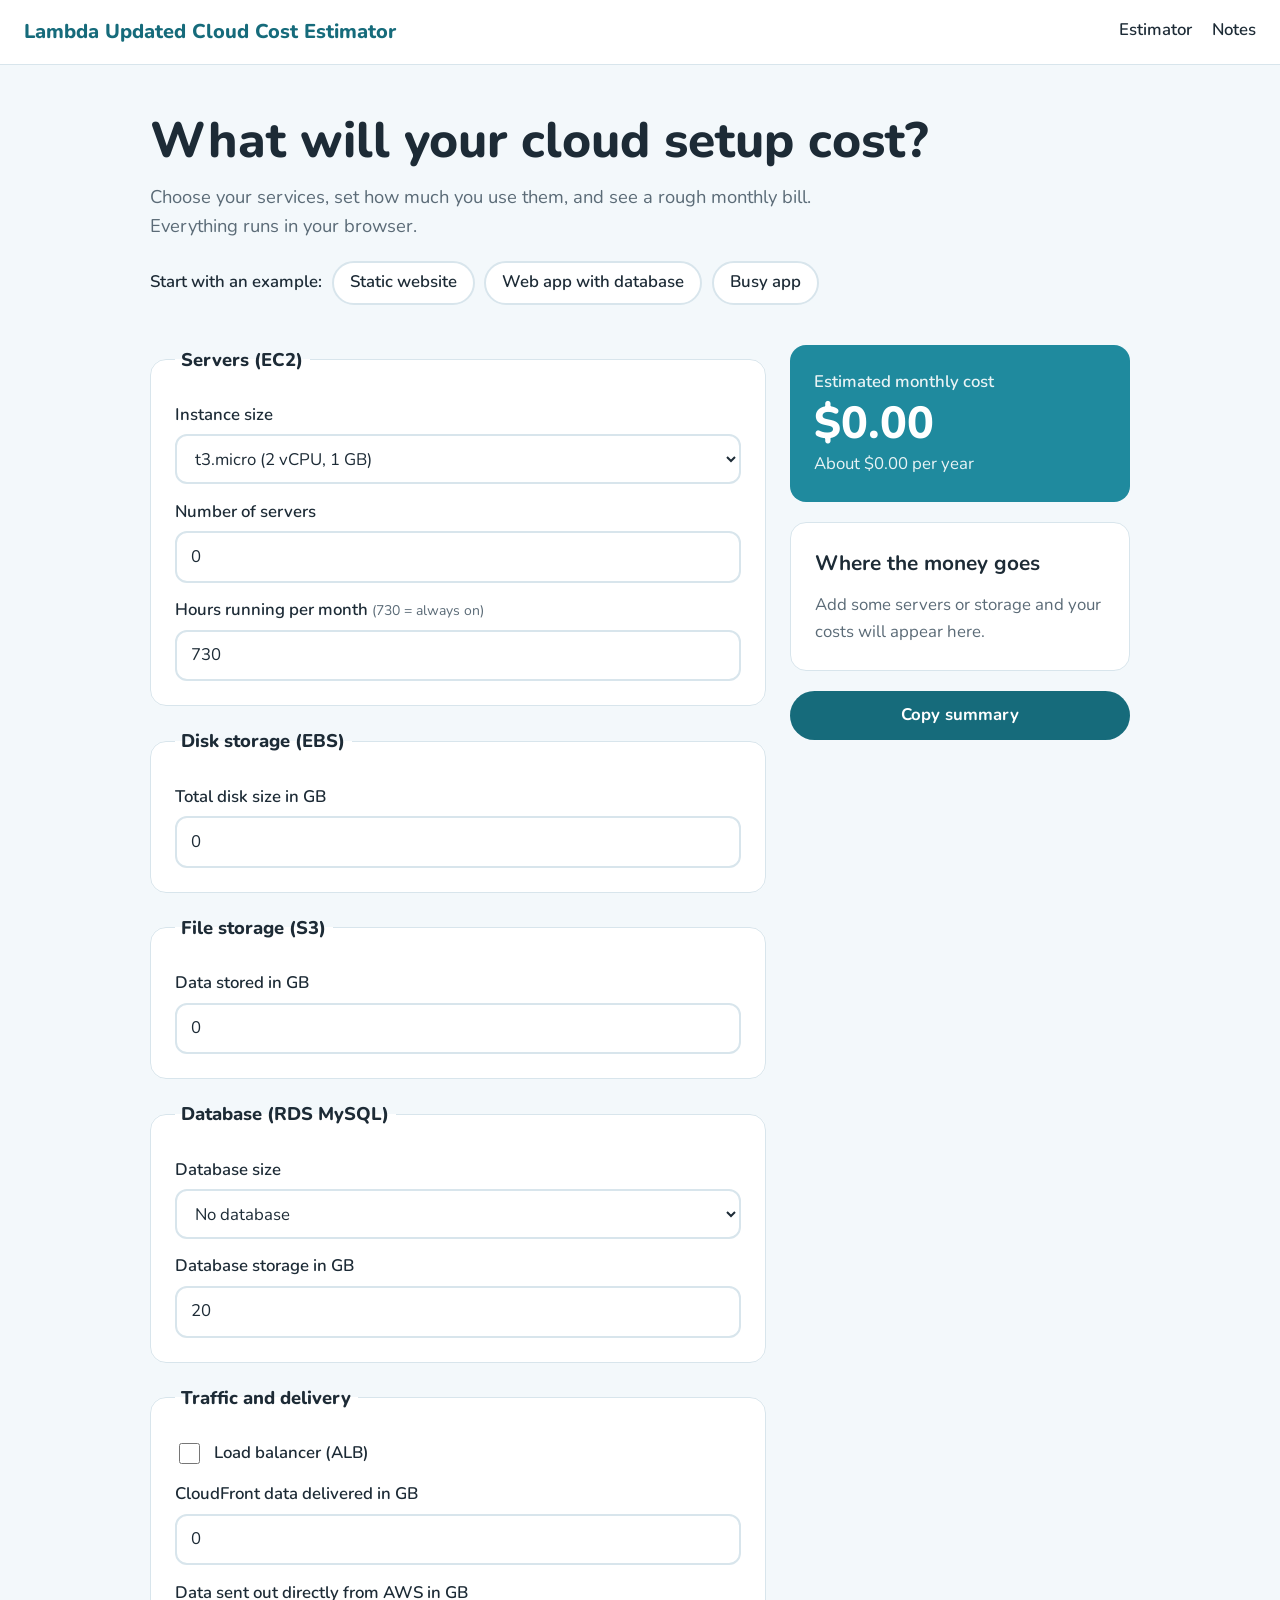
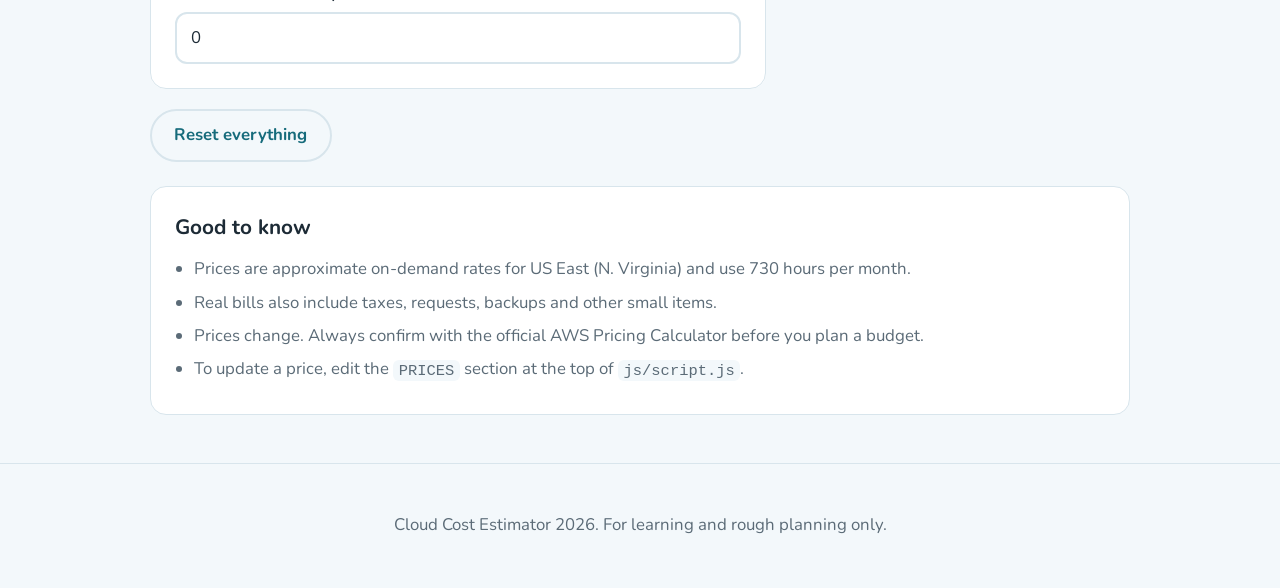
<file: index.html>
<!DOCTYPE html>
<html lang="en">
<head>
  <meta charset="UTF-8">
  <meta name="viewport" content="width=device-width, initial-scale=1">
  <title>Cloud Cost Estimator</title>
  <meta name="description" content="Estimate your monthly AWS bill for a simple web application.">
  <link rel="preconnect" href="https://fonts.googleapis.com">
  <link rel="preconnect" href="https://fonts.gstatic.com" crossorigin>
  <link href="https://fonts.googleapis.com/css2?family=Nunito:wght@400;600;800&display=swap" rel="stylesheet">
  <link rel="stylesheet" href="css/style.css">
</head>
<body>
  <header class="site-header">
    <a class="brand" href="#top">Lambda Updated Cloud Cost Estimator</a>
    <nav>
      <a href="#estimator">Estimator</a>
      <a href="#notes">Notes</a>
    </nav>
  </header>

  <main id="top">
    <section class="hero">
      <h1>What will your cloud setup cost?</h1>
      <p class="lead">Choose your services, set how much you use them, and see a rough monthly bill. Everything runs in your browser.</p>
      <div class="presets" role="group" aria-label="Quick start examples">
        <span>Start with an example:</span>
        <button type="button" class="chip" data-preset="static">Static website</button>
        <button type="button" class="chip" data-preset="webapp">Web app with database</button>
        <button type="button" class="chip" data-preset="busy">Busy app</button>
      </div>
    </section>

    <div class="layout" id="estimator">
      <form class="inputs" id="estimatorForm" novalidate>

        <fieldset class="panel">
          <legend>Servers (EC2)</legend>
          <label for="ec2Type">Instance size</label>
          <select id="ec2Type"></select>
          <label for="ec2Count">Number of servers</label>
          <input id="ec2Count" type="number" min="0" max="100" value="0">
          <label for="ec2Hours">Hours running per month <small>(730 = always on)</small></label>
          <input id="ec2Hours" type="number" min="0" max="730" value="730">
        </fieldset>

        <fieldset class="panel">
          <legend>Disk storage (EBS)</legend>
          <label for="ebsGb">Total disk size in GB</label>
          <input id="ebsGb" type="number" min="0" max="100000" value="0">
        </fieldset>

        <fieldset class="panel">
          <legend>File storage (S3)</legend>
          <label for="s3Gb">Data stored in GB</label>
          <input id="s3Gb" type="number" min="0" max="1000000" value="0">
        </fieldset>

        <fieldset class="panel">
          <legend>Database (RDS MySQL)</legend>
          <label for="rdsType">Database size</label>
          <select id="rdsType"></select>
          <label for="rdsGb">Database storage in GB</label>
          <input id="rdsGb" type="number" min="0" max="100000" value="20">
        </fieldset>

        <fieldset class="panel">
          <legend>Traffic and delivery</legend>
          <label class="check"><input id="albOn" type="checkbox"> <span>Load balancer (ALB)</span></label>
          <label for="cfGb">CloudFront data delivered in GB</label>
          <input id="cfGb" type="number" min="0" max="1000000" value="0">
          <label for="transferGb">Data sent out directly from AWS in GB</label>
          <input id="transferGb" type="number" min="0" max="1000000" value="0">
        </fieldset>

        <button type="button" class="btn btn-ghost" id="resetBtn">Reset everything</button>
      </form>

      <aside class="result" aria-live="polite">
        <div class="total-card">
          <p class="total-label">Estimated monthly cost</p>
          <p class="total" id="total">$0.00</p>
          <p class="yearly" id="yearly">About $0.00 per year</p>
        </div>

        <div class="panel">
          <h2>Where the money goes</h2>
          <ul class="breakdown" id="breakdown"></ul>
          <p class="empty" id="emptyMsg">Add some servers or storage and your costs will appear here.</p>
        </div>

        <button type="button" class="btn" id="copyBtn">Copy summary</button>
        <p class="form-status" id="copyStatus" role="status"></p>
      </aside>
    </div>

    <section id="notes" class="panel notes">
      <h2>Good to know</h2>
      <ul>
        <li>Prices are approximate on-demand rates for US East (N. Virginia) and use 730 hours per month.</li>
        <li>Real bills also include taxes, requests, backups and other small items.</li>
        <li>Prices change. Always confirm with the official AWS Pricing Calculator before you plan a budget.</li>
        <li>To update a price, edit the <code>PRICES</code> section at the top of <code>js/script.js</code>.</li>
      </ul>
    </section>
  </main>

  <footer class="site-footer">
    <p>Cloud Cost Estimator <span id="year"></span>. For learning and rough planning only.</p>
  </footer>

  <script src="js/script.js"></script>
</body>
</html>
</file>
<file: css/style.css>
:root {
  --bg: #f3f8fb;
  --surface: #ffffff;
  --ink: #1d2b36;
  --muted: #5b6b77;
  --primary: #1f8a9e;
  --primary-dark: #166b7b;
  --accent: #ffc857;
  --line: #d8e5ec;
  --radius: 16px;
  --font: "Nunito", system-ui, -apple-system, "Segoe UI", Roboto, sans-serif;
}

*, *::before, *::after { box-sizing: border-box; }
html { scroll-behavior: smooth; }

body {
  margin: 0;
  font-family: var(--font);
  font-size: 1.05rem;
  line-height: 1.6;
  color: var(--ink);
  background: var(--bg);
}

a { color: var(--primary-dark); }
code { background: var(--bg); padding: 0.1rem 0.35rem; border-radius: 6px; font-size: 0.92em; }
:focus-visible { outline: 3px solid var(--accent); outline-offset: 2px; }

/* Header */
.site-header {
  display: flex;
  align-items: center;
  justify-content: space-between;
  flex-wrap: wrap;
  gap: 0.5rem 1.5rem;
  padding: 1rem 1.5rem;
  background: var(--surface);
  border-bottom: 1px solid var(--line);
  position: sticky;
  top: 0;
  z-index: 10;
}
.brand { font-weight: 800; font-size: 1.25rem; text-decoration: none; color: var(--primary-dark); }
.site-header nav { display: flex; gap: 1.25rem; }
.site-header nav a {
  text-decoration: none;
  color: var(--ink);
  font-weight: 600;
  border-bottom: 3px solid transparent;
}
.site-header nav a:hover { border-bottom-color: var(--accent); }

main { max-width: 1020px; margin: 0 auto; padding: 0 1.25rem 3rem; }

/* Hero */
.hero { padding: 3rem 0 1.5rem; }
.hero h1 { font-size: clamp(2rem, 5.5vw, 3.1rem); line-height: 1.15; font-weight: 800; margin: 0 0 0.75rem; }
.lead { font-size: 1.15rem; color: var(--muted); max-width: 36em; margin: 0 0 1.25rem; }

.presets { display: flex; flex-wrap: wrap; align-items: center; gap: 0.6rem; }
.presets span { font-weight: 600; }
.chip {
  font: inherit;
  font-weight: 600;
  padding: 0.4rem 1rem;
  border: 2px solid var(--line);
  border-radius: 999px;
  background: var(--surface);
  color: var(--ink);
  cursor: pointer;
}
.chip:hover { border-color: var(--primary); }

/* Layout */
.layout { display: grid; grid-template-columns: 1fr 340px; gap: 1.5rem; align-items: start; margin-top: 1rem; }
.inputs { display: grid; gap: 1.25rem; }

.panel {
  background: var(--surface);
  border: 1px solid var(--line);
  border-radius: var(--radius);
  padding: 1.5rem;
  margin: 0;
  min-width: 0;
}
.panel h2 { margin: 0 0 0.75rem; font-size: 1.3rem; }
legend { font-weight: 800; font-size: 1.15rem; padding: 0 0.4rem; }

label { display: block; font-weight: 600; margin: 0.9rem 0 0.35rem; }
label:first-of-type { margin-top: 0.25rem; }
label small { font-weight: 400; color: var(--muted); }

input[type="number"], select {
  width: 100%;
  font: inherit;
  padding: 0.65rem 0.85rem;
  border: 2px solid var(--line);
  border-radius: 12px;
  background: #fff;
  color: var(--ink);
}
input[type="number"]:focus, select:focus { border-color: var(--primary); outline: none; }

.check { display: flex; align-items: center; gap: 0.7rem; cursor: pointer; }
.check input { width: 1.3rem; height: 1.3rem; accent-color: var(--primary); }

/* Result column */
.result { position: sticky; top: 5rem; display: grid; gap: 1.25rem; }

.total-card {
  background: var(--primary);
  color: #fff;
  border-radius: var(--radius);
  padding: 1.5rem;
}
.total-label { margin: 0; font-weight: 600; opacity: 0.9; }
.total { margin: 0.2rem 0; font-size: 2.8rem; font-weight: 800; line-height: 1.1; }
.yearly { margin: 0; opacity: 0.9; }

.breakdown { list-style: none; margin: 0; padding: 0; display: grid; gap: 0.9rem; }
.breakdown .line { display: flex; justify-content: space-between; gap: 1rem; font-weight: 600; }
.breakdown .amount { white-space: nowrap; }
.track { height: 8px; background: var(--bg); border-radius: 999px; overflow: hidden; margin-top: 0.35rem; }
.fill { height: 100%; background: var(--accent); border-radius: 999px; transition: width 0.3s ease; }
.empty { color: var(--muted); margin: 0; }

.btn {
  font: inherit;
  font-weight: 700;
  padding: 0.7rem 1.4rem;
  border: none;
  border-radius: 999px;
  background: var(--primary-dark);
  color: #fff;
  cursor: pointer;
  text-decoration: none;
  display: inline-block;
  text-align: center;
}
.btn:hover { background: #0f5360; }
.btn-ghost { background: transparent; color: var(--primary-dark); border: 2px solid var(--line); justify-self: start; }
.btn-ghost:hover { background: var(--surface); }
.form-status { min-height: 1.4em; margin: -0.5rem 0 0; color: var(--primary-dark); font-weight: 600; }

/* Notes */
.notes { margin-top: 1.5rem; }
.notes ul { margin: 0; padding-left: 1.2rem; color: var(--muted); }
.notes li { margin-bottom: 0.4rem; }

.site-footer { text-align: center; color: var(--muted); padding: 2rem 1rem; border-top: 1px solid var(--line); }

@media (max-width: 820px) {
  .layout { grid-template-columns: 1fr; }
  .result { position: static; order: -1; }
}

@media (prefers-reduced-motion: reduce) {
  html { scroll-behavior: auto; }
  .fill { transition: none; }
}
</file>
